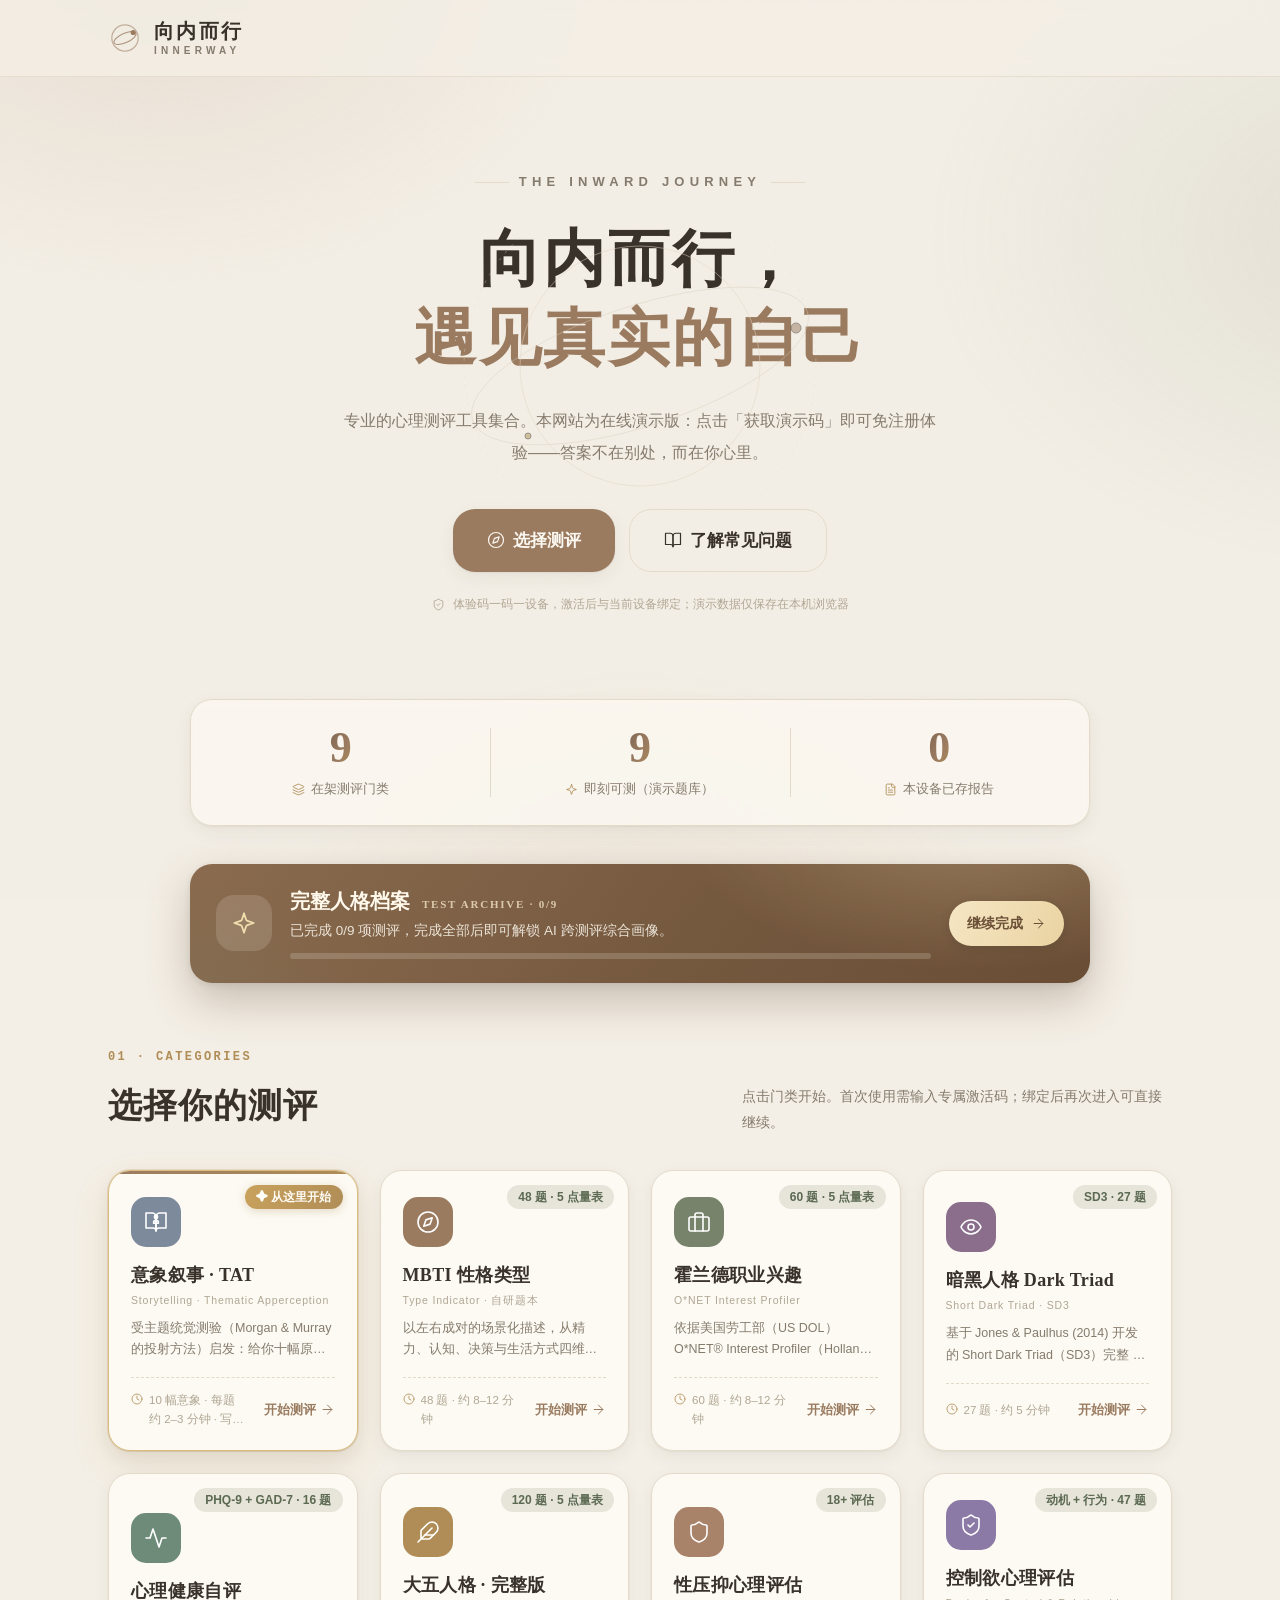
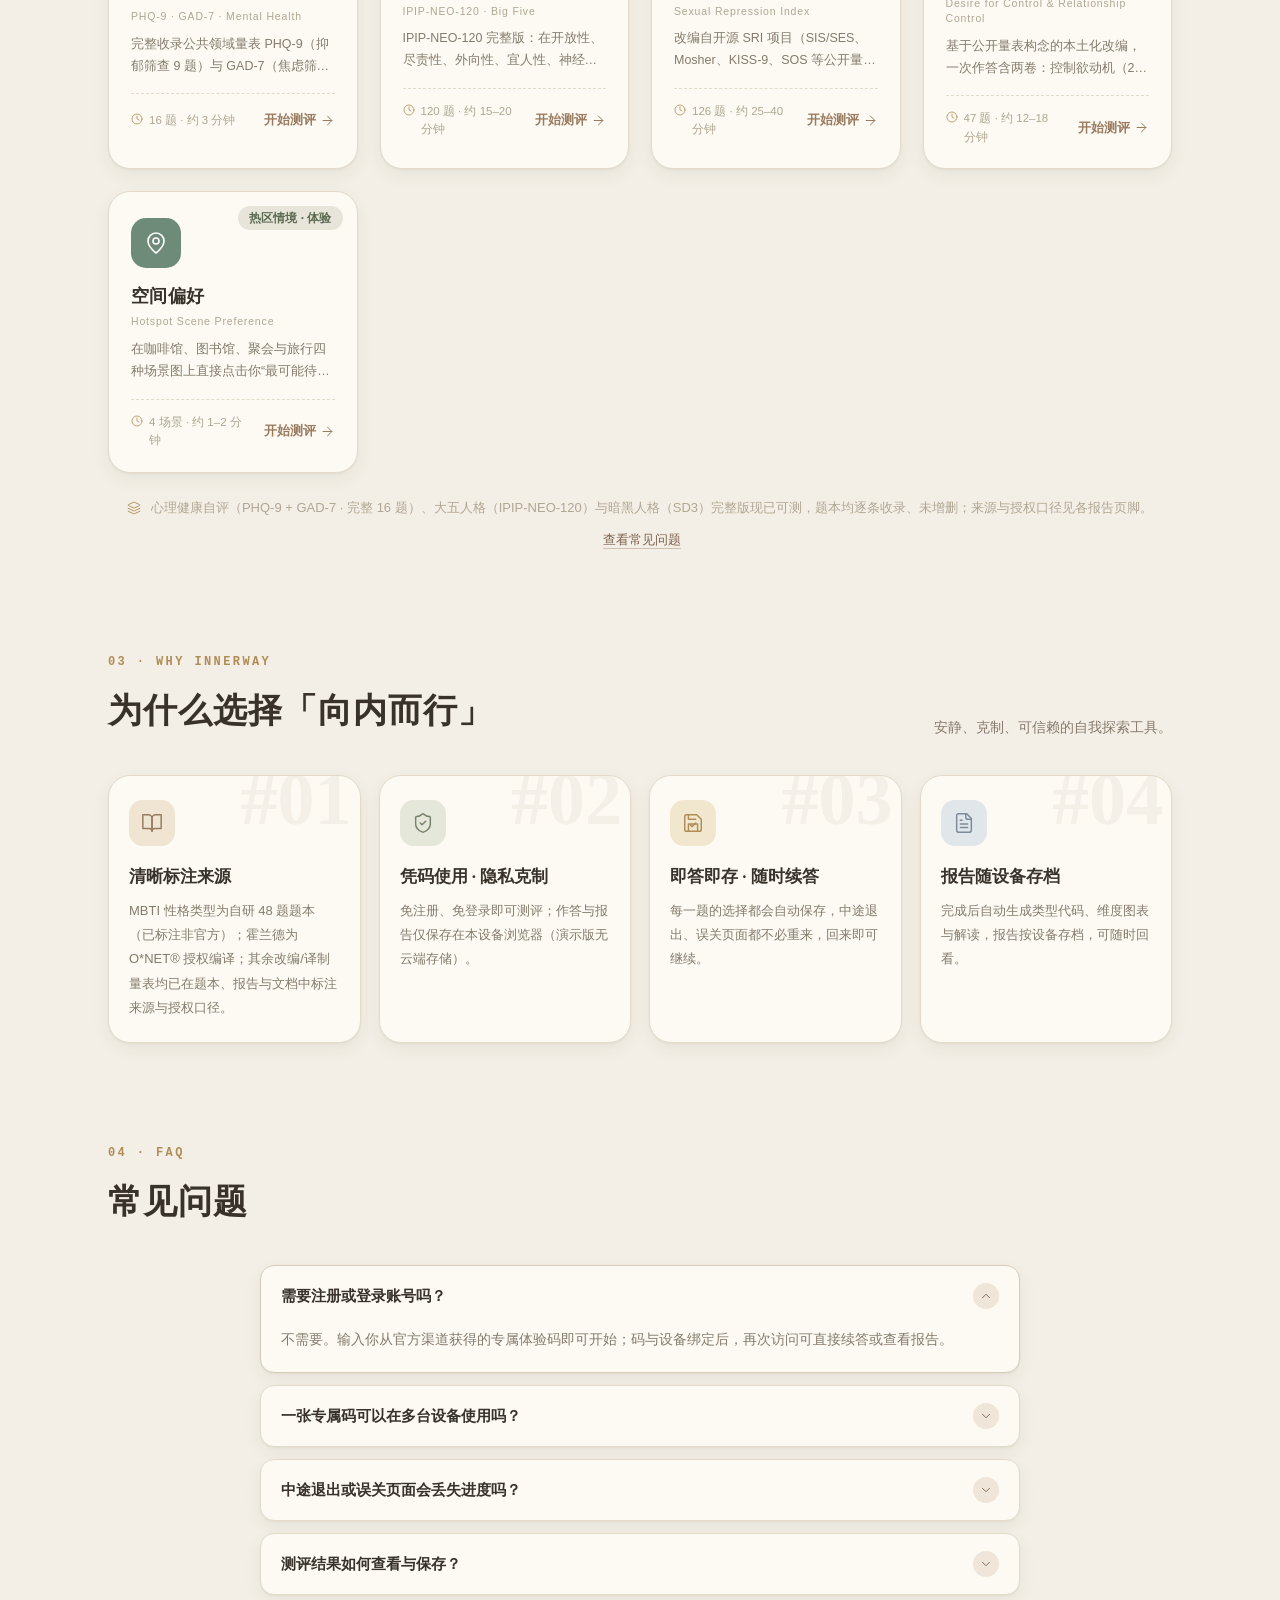
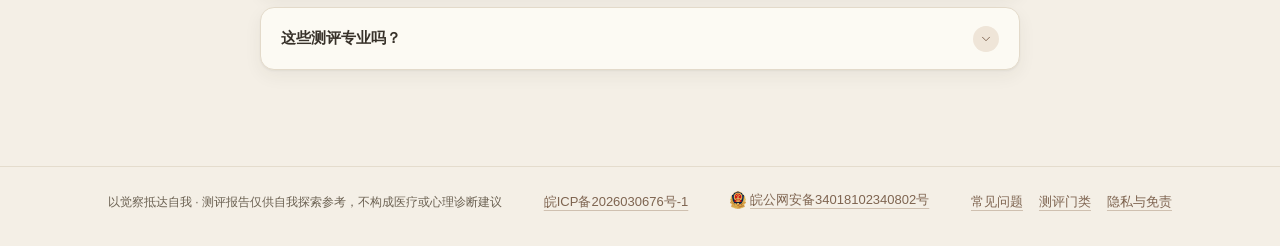
<file: index.html>
<!DOCTYPE html>
<html lang="zh-CN"><head>
<meta charset="UTF-8">
<meta name="viewport" content="width=device-width, initial-scale=1, viewport-fit=cover">
<title>向内而行 Innerway · 心理测评平台</title>
<meta name="description" content="向内而行 Innerway —— 沉静、内省、治愈的心理测评聚合平台。凭专属码免注册测评：MBTI 性格类型（自研题本）、职业兴趣、人格特质等。">
<link rel="icon" href="data:image/svg+xml,%3Csvg xmlns='http://www.w3.org/2000/svg' viewBox='0 0 32 32'%3E%3Ccircle cx='16' cy='16' r='13' fill='none' stroke='%239A7B60' stroke-width='1.6'/%3E%3Cellipse cx='16' cy='16' rx='12' ry='4.6' fill='none' stroke='%2377836B' stroke-width='1.3' transform='rotate(-24 16 16)'/%3E%3Ccircle cx='25.2' cy='9.6' r='2.6' fill='%239A7B60'/%3E%3C/svg%3E">
<link rel="stylesheet" href="css/styles.css?v=20260914b">
</head>
<body data-view="home">
<div id="bg-atmosphere" aria-hidden="true"></div>

<div id="app">
  <header class="shell-top" id="shellTop">
    <div class="wrap shell-top-in">
      <a class="brand" href="#/" data-nav-home="" aria-label="向内而行 Innerway 首页">
        <span class="brand-mark" aria-hidden="true">
          <svg viewBox="0 0 40 40" width="34" height="34" fill="none" stroke="currentColor">
            <circle cx="20" cy="20" r="15.5" stroke-width="1.5" opacity=".55"></circle>
            <ellipse cx="20" cy="20" rx="14" ry="5.4" stroke-width="1.2" opacity=".8" transform="rotate(-24 20 20)"></ellipse>
            <circle cx="29.6" cy="13.6" r="3" fill="currentColor" stroke="none"></circle>
          </svg>
        </span>
        <span class="brand-text">
          <span class="brand-name">向内而行</span>
          <span class="brand-en">INNERWAY</span>
        </span>
      </a>
      <div class="shell-top-right">
        <span class="save-state" id="saveState" hidden=""></span>
        <button type="button" class="btn btn-ghost btn-sm" id="btnHome" hidden="">
          <span data-icon="arrow-left" data-icon-done="1"><svg viewBox="0 0 24 24" fill="none" stroke="currentColor" stroke-width="1.6" stroke-linecap="round" stroke-linejoin="round" aria-hidden="true"><path d="M19 12H5"></path><path d="m12 19-7-7 7-7"></path></svg></span>返回主页
        </button>
      </div>
    </div>
  </header>

  <main id="stage"><section class="view active">
  <div class="page-loading"><span class="spinner"></span><span>正在加载…</span></div>
  <noscript><div style="padding:52px 20px;text-align:center;color:#6B6152;font-size:14px">本站需要启用 JavaScript 才能使用测评功能。</div></noscript>
</section></main>

  <footer class="shell-foot">
    <div class="wrap shell-foot-in">
      <p class="foot-note">以觉察抵达自我 · 测评报告仅供自我探索参考，不构成医疗或心理诊断建议</p>
      <p class="foot-note foot-beian"><a class="link-like" href="https://beian.miit.gov.cn/" target="_blank" rel="noopener noreferrer">皖ICP备2026030676号-1</a></p>
      <p class="foot-note foot-police"><a class="link-like" href="https://beian.mps.gov.cn/#/query/webSearch?code=34018102340802" target="_blank" rel="noopener noreferrer"><img class="beian-icon" src="assets/beian.png" alt="公安备案图标" width="16" height="17">皖公网安备34018102340802号</a></p>
      <div class="foot-meta">
        <a class="link-like" href="#faq">常见问题</a>
        <a class="link-like" href="#cats">测评门类</a>
        <button type="button" class="link-like" id="privacyBtn">隐私与免责</button>
        <button type="button" class="link-like" id="demoConsoleBtn">演示控制台</button>
      </div>
    </div>
  </footer>
</div>

<div id="modal-root"></div>
<div id="toast-root" aria-live="polite"></div>
<div id="demo-panel-root"></div>

<script src="js/config.js?v=20260912a"></script>
<script src="js/fp.js?v=20260908a"></script>
<script src="js/data.js?v=20260913c"></script>
<script src="js/data-mbti48.js?v=20260908a"></script>
<script src="js/content-mbti16.js?v=20260908a"></script>
<script src="js/data-repression.js?v=20260908a"></script>
<script src="js/data-control.js?v=20260913a"></script>
<script src="js/data-holland.js?v=20260908a"></script>
<script src="js/data-darktriad.js?v=20260908a"></script>
<script src="js/data-bigfive.js?v=20260908a"></script>
<script src="js/data-mhealth.js?v=20260908a"></script>
<script src="js/data-spatial.js?v=20260908a"></script>
<script src="js/data-tat.js?v=20260910a"></script>
<script src="js/server.js?v=20260908a"></script>
<script src="js/api.js?v=20260914a"></script>
<script src="js/engine.js?v=20260913a"></script>
<script src="js/charts.js?v=20260908a"></script>
<script src="js/icons.js?v=20260908a"></script>
<script src="js/ai.js?v=20260914a"></script>
<script src="js/app.js?v=20260914b"></script>



</body></html>
</file>
<file: css/styles.css>
/* ============================================================
   向内而行 Innerway · 设计令牌与样式系统
   Design Contract 见 docs/design-contract.md（工作区留档）
   ============================================================ */
:root{
  --bg:#F4EFE6; --surface:#FCFAF3; --surface-2:#EDE6D8; --border:#E3DACA;
  --ink:#38322A; --text-sub:#857B6D; --text-faint:#B0A694;
  --primary:#9A7B60; --primary-hover:#7E6450; --primary-soft:#EFE5D8;
  --sage:#77836B; --sage-soft:#E7E5DA;
  --danger:#B07A64; --danger-soft:#F3E3DB;
  --gold:#B08D57; --gold-soft:#F1E6CE;
  --shadow-sm:0 1px 2px rgba(56,50,42,.06),0 6px 18px rgba(56,50,42,.06);
  --shadow-md:0 2px 6px rgba(56,50,42,.07),0 16px 40px rgba(56,50,42,.10);
  --shadow-lg:0 4px 12px rgba(56,50,42,.08),0 28px 70px rgba(56,50,42,.16);
  --font-display:"Noto Serif CJK SC","Source Han Serif SC","Songti SC","STSong","SimSun",serif;
  --font-body:"Noto Sans CJK SC","Source Han Sans SC","PingFang SC","Microsoft YaHei UI","Microsoft YaHei",sans-serif;
  --font-mono:"Cascadia Code","SFMono-Regular",Consolas,"Liberation Mono",monospace;
  --r-sm:8px; --r-md:14px; --r-lg:22px;
  --sp:4px;
  --maxw:1120px;
  --head-h:76px;
  --ease:cubic-bezier(.25,.6,.25,1);
}
*{margin:0;padding:0;box-sizing:border-box}
[hidden]{display:none!important}
html{scroll-behavior:smooth;-webkit-text-size-adjust:100%}
body{
  font-family:var(--font-body);color:var(--ink);background:var(--bg);
  font-size:15px;line-height:1.75;min-height:100vh;overflow-x:hidden;
  -webkit-font-smoothing:antialiased;
}
/* 背景氛围：噪点 + 低饱和渐变 */
#bg-atmosphere{position:fixed;inset:0;z-index:-1;pointer-events:none;
  background:
   radial-gradient(720px 520px at 12% -4%, rgba(154,123,96,.14), transparent 62%),
   radial-gradient(760px 560px at 108% 26%, rgba(119,131,107,.13), transparent 60%),
   radial-gradient(640px 640px at 50% 118%, rgba(176,141,87,.10), transparent 62%);
}
#bg-atmosphere::after{content:"";position:absolute;inset:0;opacity:.5;mix-blend-mode:multiply;
  background-image:url("data:image/svg+xml,%3Csvg xmlns='http://www.w3.org/2000/svg' width='140' height='140'%3E%3Cfilter id='n'%3E%3CfeTurbulence type='fractalNoise' baseFrequency='.9' numOctaves='2'/%3E%3CfeColorMatrix values='0 0 0 0 .42 0 0 0 0 .38 0 0 0 0 .31 0 0 0 .045 0'/%3E%3C/filter%3E%3Crect width='140' height='140' filter='url(%23n)'/%3E%3C/svg%3E");
}
a{color:inherit;text-decoration:none}
button{font-family:inherit;font-size:inherit;cursor:pointer;border:none;background:none;color:inherit}
img,svg{display:block}
::selection{background:var(--primary-soft);color:var(--ink)}
.wrap{max-width:var(--maxw);margin:0 auto;padding:0 28px}
@media(max-width:640px){.wrap{padding:0 18px}}

/* ---------- Shell：顶部 ---------- */
.shell-top{position:sticky;top:0;z-index:60;
  background:rgba(244,239,230,.78);backdrop-filter:blur(10px);-webkit-backdrop-filter:blur(10px);
  border-bottom:1px solid rgba(227,218,202,.8)}
.shell-top-in{height:var(--head-h);display:flex;align-items:center;justify-content:space-between;gap:16px}
.brand{display:flex;align-items:center;gap:12px;color:var(--ink)}
.brand-mark{color:var(--primary);display:grid;place-items:center}
.brand-text{display:flex;flex-direction:column;line-height:1.15}
.brand-name{font-family:var(--font-display);font-size:20px;font-weight:700;letter-spacing:.12em}
.brand-en{font-size:10px;letter-spacing:.42em;color:var(--text-sub);font-weight:600;margin-top:2px}
.shell-top-right{display:flex;align-items:center;gap:12px}
.save-state{font-size:12px;color:var(--sage);display:inline-flex;align-items:center;gap:6px}
.save-state svg{width:13px;height:13px}

/* ---------- 通用组件：按钮 / 标签 / 输入 ---------- */
.btn{display:inline-flex;align-items:center;justify-content:center;gap:8px;
  border-radius:var(--r-md);padding:12px 22px;font-size:15px;font-weight:600;
  transition:transform .25s var(--ease),box-shadow .25s var(--ease),background .25s var(--ease),color .25s var(--ease),border-color .25s var(--ease);
  user-select:none;white-space:nowrap}
.btn:active{transform:translateY(1px)}
.btn svg{width:18px;height:18px}
.btn-primary{background:var(--primary);color:#FBF8F1;box-shadow:var(--shadow-sm)}
.btn-primary:hover{background:var(--primary-hover);transform:translateY(-1px);box-shadow:var(--shadow-md)}
.btn-ghost{background:transparent;border:1px solid var(--border);color:var(--ink)}
.btn-ghost:hover{border-color:var(--primary);color:var(--primary);background:rgba(154,123,96,.05)}
.btn-soft{background:var(--primary-soft);color:var(--primary-hover)}
.btn-soft:hover{background:#E7D9C7}
.btn-sm{padding:8px 16px;font-size:13px;border-radius:10px}
.btn-lg{padding:16px 34px;font-size:17px;border-radius:var(--r-lg)}
.btn-block{width:100%}
.btn-early{display:flex;align-items:center;justify-content:center;gap:8px;width:100%;max-width:560px;margin:0 auto;
  font-family:var(--font-body);font-weight:700;font-size:14.5px;line-height:1.5;color:#FFF;cursor:pointer;
  background:linear-gradient(120deg,#B08D57,#8C6B48);border:none;border-radius:99px;padding:13px 24px;
  box-shadow:0 3px 12px rgba(140,107,72,.26);transition:transform .2s var(--ease),box-shadow .2s var(--ease),filter .2s}
.btn-early:hover{transform:translateY(-1px);box-shadow:0 6px 18px rgba(140,107,72,.34);filter:brightness(1.04)}
.btn-early:active{transform:translateY(0)}
.btn-early:disabled{opacity:.55;cursor:default;transform:none;box-shadow:none}
.btn-early svg{width:17px;height:17px;flex:none}
.btn-early-note{max-width:560px;margin:10px auto 0;font-size:12.5px;line-height:1.75;color:var(--text-sub);
  background:var(--gold-soft);border-radius:12px;padding:7px 16px;display:inline-block}
.btn[disabled]{opacity:.45;pointer-events:none}
.link-like{color:var(--primary-hover);font-size:13px;text-decoration:underline;text-underline-offset:4px;text-decoration-color:rgba(154,123,96,.4)}
.link-like:hover{color:#5F4A36}
.tag{display:inline-flex;align-items:center;gap:5px;font-size:12px;font-weight:600;
  padding:3px 11px;border-radius:999px;line-height:1.5}
.tag-sage{background:var(--sage-soft);color:#5C6A52}
.tag-gold{background:linear-gradient(120deg,#C9A25C,#B08D57);color:#FFFDF7;
  box-shadow:0 2px 10px rgba(176,141,87,.30)}
.tag-danger{background:var(--danger-soft);color:#93563F}
.tag-ghost{background:transparent;border:1px solid var(--border);color:var(--text-sub)}
.tag svg{width:12px;height:12px}
.input{width:100%;border:1px solid var(--border);background:#FFFDF7;border-radius:var(--r-md);
  padding:14px 16px;font-size:15px;font-family:var(--font-mono);letter-spacing:.06em;color:var(--ink);
  transition:border-color .25s var(--ease),box-shadow .25s var(--ease)}
.input::placeholder{font-family:var(--font-body);letter-spacing:0;color:var(--text-faint)}
.input:focus{outline:none;border-color:var(--primary);box-shadow:0 0 0 4px rgba(154,123,96,.14)}
.input.err{border-color:var(--danger);box-shadow:0 0 0 4px rgba(176,122,100,.14)}
.label{display:block;font-size:13px;color:var(--text-sub);margin-bottom:8px;font-weight:600}
.field-err{color:var(--danger);font-size:13px;margin-top:8px;min-height:18px;display:flex;align-items:center;gap:6px}
.field-err svg{width:14px;height:14px}

/* ---------- Toast ---------- */
#toast-root{position:fixed;top:calc(var(--head-h) + 16px);left:50%;transform:translateX(-50%);
  z-index:120;display:flex;flex-direction:column;gap:10px;align-items:center;pointer-events:none;width:min(92vw,460px)}
.toast{display:flex;align-items:center;gap:10px;background:#FFFDF7;color:var(--ink);
  border:1px solid var(--border);border-radius:14px;padding:12px 18px;font-size:14px;
  box-shadow:var(--shadow-md);animation:toast-in .4s var(--ease);max-width:100%}
.toast svg{width:17px;height:17px;flex:none}
.toast-ok svg{color:var(--sage)} .toast-err svg{color:var(--danger)}
.toast-leave{animation:toast-out .3s var(--ease) forwards}
@keyframes toast-in{from{opacity:0;transform:translateY(-14px)}to{opacity:1;transform:translateY(0)}}
@keyframes toast-out{to{opacity:0;transform:translateY(-12px)}}

/* ---------- 视图过渡 ---------- */
.view{display:none}
.view.active{display:block;animation:view-in .55s var(--ease)}
@keyframes view-in{from{opacity:0;transform:translateY(14px)}to{opacity:1;transform:translateY(0)}}
.stagger>*{animation:rise .6s var(--ease) both}
.stagger>*:nth-child(1){animation-delay:.02s}.stagger>*:nth-child(2){animation-delay:.09s}
.stagger>*:nth-child(3){animation-delay:.16s}.stagger>*:nth-child(4){animation-delay:.23s}
.stagger>*:nth-child(5){animation-delay:.30s}.stagger>*:nth-child(6){animation-delay:.37s}
.stagger>*:nth-child(7){animation-delay:.44s}.stagger>*:nth-child(8){animation-delay:.51s}
@keyframes rise{from{opacity:0;transform:translateY(18px)}to{opacity:1;transform:translateY(0)}}

/* ---------- 首页 Hero ---------- */
.hero{position:relative;padding:88px 0 40px;text-align:center}
.hero-orbit{position:absolute;inset:0;display:grid;place-items:center;pointer-events:none}
.hero-orbit svg{width:min(560px,86vw);height:auto;opacity:.5}
.hero-kicker{display:inline-flex;align-items:center;gap:10px;color:var(--text-sub);font-size:13px;
  letter-spacing:.4em;font-weight:600;margin-bottom:26px}
.hero-kicker::before,.hero-kicker::after{content:"";width:34px;height:1px;background:var(--border)}
.hero h1{font-family:var(--font-display);font-weight:700;font-size:clamp(38px,6vw,62px);
  line-height:1.28;letter-spacing:.04em;margin-bottom:26px}
.hero h1 em{font-style:normal;color:var(--primary)}
.hero-sub{max-width:600px;margin:0 auto 40px;color:var(--text-sub);font-size:16px;line-height:2}
.hero-cta{display:flex;gap:14px;justify-content:center;flex-wrap:wrap}
.hero-note{margin-top:22px;color:var(--text-faint);font-size:12px;display:flex;justify-content:center;gap:8px;align-items:center}
.hero-note svg{width:13px;height:13px}

/* 继续测评横幅 */
.continue-bar{max-width:760px;margin:34px auto 0;display:none}
.continue-bar.show{display:block}
.continue-card{display:flex;align-items:center;gap:16px;background:linear-gradient(120deg,#F7EFE2,#F2EBDB);
  border:1px solid #E8DCC6;border-radius:var(--r-lg);padding:18px 22px;box-shadow:var(--shadow-sm);
  animation:rise .6s var(--ease) both .05s}
.continue-card + .continue-card{margin-top:12px}
.continue-ico{width:44px;height:44px;border-radius:50%;background:var(--gold-soft);color:var(--gold);
  display:grid;place-items:center;flex:none}
.continue-ico svg{width:21px;height:21px}
.continue-body{flex:1;min-width:0}
.continue-title{font-size:15px;font-weight:700}
.continue-desc{font-size:12.5px;color:var(--text-sub);margin-top:2px}

/* ---------- 门类选择 ---------- */
.section{padding:64px 0 36px}
.section-head{display:flex;align-items:flex-end;justify-content:space-between;gap:16px;margin-bottom:34px}
.sec-no{font-family:var(--font-mono);font-size:12px;color:var(--gold);letter-spacing:.2em;font-weight:700;display:block;margin-bottom:8px}
.sec-title{font-family:var(--font-display);font-size:clamp(24px,3.4vw,34px);font-weight:700;letter-spacing:.03em}
.sec-sub{color:var(--text-sub);font-size:14px;max-width:430px;line-height:1.9;margin-top:8px}
.cat-grid{display:grid;grid-template-columns:repeat(4,1fr);gap:22px}
.cat-card{position:relative;background:var(--surface);border:1px solid var(--border);border-radius:var(--r-lg);
  padding:26px 22px 22px;text-align:left;transition:transform .3s var(--ease),box-shadow .3s var(--ease),border-color .3s var(--ease);
  overflow:hidden;box-shadow:var(--shadow-sm)}
.cat-card::before{content:"";position:absolute;inset:0 0 auto 0;height:3px;opacity:0;transition:opacity .3s;
  background:linear-gradient(90deg,var(--primary),var(--gold))}
.cat-card:hover{transform:translateY(-5px);box-shadow:var(--shadow-md);border-color:#D8CCB8}
.cat-card:hover::before{opacity:1}
.cat-card.locked{opacity:.62;filter:saturate(.7)}
.cat-card.locked:hover{transform:none;box-shadow:var(--shadow-sm)}
.cat-ico{width:50px;height:50px;border-radius:15px;display:grid;place-items:center;margin-bottom:16px;color:#fff}
.cat-ico svg{width:24px;height:24px}
.cat-name{display:block;font-family:var(--font-display);font-size:18px;font-weight:700;letter-spacing:.02em;line-height:1.4}
.cat-en{display:block;font-size:10.5px;letter-spacing:.08em;color:var(--text-faint);font-weight:500;margin-top:5px;text-transform:none;line-height:1.4}
.cat-desc{display:-webkit-box;-webkit-line-clamp:2;-webkit-box-orient:vertical;overflow:hidden;
  font-size:12.5px;color:var(--text-sub);margin-top:10px;line-height:1.75;min-height:0}
.cat-foot{display:flex;align-items:center;justify-content:space-between;gap:10px;margin-top:16px;padding-top:13px;border-top:1px dashed var(--border)}
.cat-meta{min-width:0;flex:1;display:flex;align-items:flex-start;gap:6px;font-size:11.5px;line-height:1.6;color:var(--text-faint)}
.cat-meta svg{width:12px;height:12px;flex:0 0 auto;margin-top:2px;color:var(--gold)}
.cat-meta-t{display:-webkit-box;-webkit-line-clamp:2;-webkit-box-orient:vertical;overflow:hidden;min-width:0}
.cat-go{flex:0 0 auto;white-space:nowrap;color:var(--primary);font-size:13px;font-weight:700;display:inline-flex;align-items:center;gap:4px;padding:4px 0 4px 8px}
.cat-go svg{width:15px;height:15px;transition:transform .25s var(--ease)}
.cat-card:hover .cat-go svg{transform:translateX(3px)}
.cat-badge{position:absolute;top:14px;right:14px;max-width:60%;overflow:hidden;text-overflow:ellipsis;white-space:nowrap}
/* 首推门类：金色描边 + 顶部渐变条常亮 */
.cat-card.featured{border-color:#D9BC82;box-shadow:var(--shadow-sm),0 0 0 1px rgba(201,162,92,.24),0 16px 36px rgba(176,141,87,.16)}
.cat-card.featured::before{opacity:1}
.cat-card.featured:hover{border-color:#C9A25C;box-shadow:var(--shadow-md),0 0 0 1px rgba(201,162,92,.30)}

/* 完整人格档案入口条（首页）：深色横幅，与浅色页面形成对比 */
.profile-strip{position:relative;display:flex;align-items:center;gap:18px;max-width:900px;margin:38px auto 0;padding:24px 26px;
  border-radius:22px;overflow:hidden;text-decoration:none;color:#FBF7EE;
  background:linear-gradient(125deg,#8A6B4F 0%,#75593F 56%,#694D35 100%);
  box-shadow:0 2px 6px rgba(56,50,42,.10),0 18px 44px rgba(96,74,53,.30);
  transition:transform .3s var(--ease),box-shadow .3s var(--ease)}
.profile-strip::before{content:"";position:absolute;inset:0;pointer-events:none;
  background:radial-gradient(430px 210px at 88% -34%, rgba(240,214,166,.30), transparent 70%),
             radial-gradient(320px 190px at -6% 124%, rgba(119,131,107,.24), transparent 70%)}
.profile-strip:hover{transform:translateY(-2px);box-shadow:0 4px 10px rgba(56,50,42,.12),0 26px 58px rgba(96,74,53,.36)}
.profile-ico{position:relative;width:56px;height:56px;border-radius:18px;display:grid;place-items:center;flex:0 0 auto;
  background:rgba(250,244,230,.15);color:#F2DFAF}
.profile-ico svg{width:26px;height:26px}
.profile-body{position:relative;flex:1;min-width:0}
.profile-title{display:flex;align-items:baseline;gap:12px;font-family:var(--font-display);font-weight:700;font-size:20px;line-height:1.35;color:#FFF9EC}
.profile-en{font-size:11px;letter-spacing:.16em;color:rgba(247,232,204,.78);font-weight:600}
.profile-sub{display:block;font-size:13.5px;color:rgba(251,246,236,.88);margin-top:5px;line-height:1.6}
.profile-progress{display:block;height:6px;border-radius:99px;background:rgba(250,244,230,.18);overflow:hidden;margin-top:12px}
.profile-fill{display:block;height:100%;border-radius:99px;background:linear-gradient(90deg,#D9B36A,#F0D6A6);
  box-shadow:0 0 10px rgba(240,214,166,.55);transition:width .6s var(--ease)}
.profile-cta{position:relative;display:inline-flex;align-items:center;gap:8px;flex:0 0 auto;white-space:nowrap;
  font-size:14px;font-weight:700;color:#6B4F37;border-radius:99px;padding:10px 18px;
  background:linear-gradient(120deg,#F5E6C4,#EAD3A2);box-shadow:0 2px 8px rgba(56,50,42,.20);
  transition:transform .25s var(--ease)}
.profile-cta svg{width:15px;height:15px;transition:transform .25s var(--ease)}
.profile-strip:hover .profile-cta{transform:translateX(2px)}
.profile-strip:hover .profile-cta svg{transform:translateX(3px)}

/* 测试档案页 */
.arch-wrap{padding-top:6px}
.arch-overview{display:flex;align-items:center;gap:30px;margin:22px 0 10px;padding:22px 26px;
  background:linear-gradient(120deg,#F7F3EA,#EFE9DB);border:1px solid #D8CCB8;border-radius:18px}
.arch-count{display:flex;flex-direction:column;align-items:center;flex:0 0 auto;min-width:96px}
.arch-num{font-family:var(--font-display);font-size:34px;font-weight:700;color:var(--primary);line-height:1}
.arch-num em{font-style:normal;font-size:17px;color:var(--text-faint);font-weight:600}
.arch-count-label{font-size:11px;letter-spacing:.12em;color:var(--text-faint);margin-top:7px}
.arch-meta{flex:1;min-width:0}
.arch-meta-title{font-size:14px;font-weight:600}
.arch-track{height:8px;background:#E7DFCF;border-radius:99px;overflow:hidden;margin:12px 0 9px}
.arch-fill{display:block;height:100%;border-radius:99px;background:linear-gradient(90deg,var(--primary),var(--gold));transition:width .5s var(--ease)}
.arch-meta-sub{font-size:12.5px;color:var(--text-sub);line-height:1.7}
.arch-rows{display:flex;flex-direction:column;gap:10px;margin:22px 0}
.pf-row{display:flex;align-items:center;gap:14px;padding:13px 16px;background:var(--surface);
  border:1px solid var(--border);border-radius:14px;transition:box-shadow .25s var(--ease)}
.pf-row:hover{box-shadow:var(--shadow-sm)}
.pf-ico{width:40px;height:40px;border-radius:12px;display:grid;place-items:center;color:#fff;flex:0 0 auto}
.pf-ico svg{width:20px;height:20px}
.pf-txt{flex:1;min-width:0;display:flex;flex-direction:column}
.pf-name{font-size:14.5px;font-weight:600}
.pf-en{font-size:10.5px;letter-spacing:.06em;color:var(--text-faint);margin-top:2px}
.arch-link{display:inline-flex;align-items:center;gap:8px;border:1px solid var(--border);background:var(--surface);
  border-radius:99px;padding:6px 6px 6px 14px;cursor:pointer;transition:border-color .2s,box-shadow .2s}
.arch-link:hover{border-color:#D8CCB8;box-shadow:var(--shadow-sm)}
.arch-code{font-family:var(--font-display);font-size:14px;font-weight:700;color:var(--primary)}
.arch-open{display:grid;place-items:center;width:22px;height:22px;border-radius:50%;background:var(--primary-soft);color:var(--primary)}
.arch-open svg{width:13px;height:13px}
.arch-tag{font-size:11px;letter-spacing:.04em}
.arch-ai-block{margin-top:6px}
.arch-ai-intro{font-size:13.5px;color:var(--text-sub);line-height:1.95}
.arch-locked{display:flex;gap:16px;align-items:flex-start;padding:18px 6px 6px}
.arch-lock-ico{width:46px;height:46px;border-radius:14px;display:grid;place-items:center;background:#E4E7D9;color:#5C6A52;flex:0 0 auto}
.arch-lock-ico svg{width:22px;height:22px}
.arch-lock-title{font-size:15px;font-weight:700}
.arch-lock-text{font-size:13px;color:var(--text-sub);line-height:1.85;margin-top:5px;max-width:640px}
@media (max-width:640px){
  .arch-overview{flex-direction:column;align-items:flex-start;gap:16px;padding:20px}
  .arch-count{flex-direction:row;align-items:baseline;gap:10px;min-width:0}
  .profile-cta{display:none}
  .profile-strip{gap:14px;padding:18px;margin-top:28px;border-radius:18px}
  .profile-ico{width:46px;height:46px;border-radius:14px}
  .profile-ico svg{width:22px;height:22px}
  .profile-title{font-size:17.5px;gap:9px}
  .profile-sub{font-size:12.5px}
  .profile-progress{margin-top:10px;height:5px}
}

/* 往期报告 */
.report-grid{display:grid;grid-template-columns:repeat(2,1fr);gap:16px}
.report-card{display:flex;align-items:center;gap:14px;background:var(--surface);border:1px solid var(--border);
  border-radius:var(--r-md);padding:14px 16px;transition:box-shadow .25s var(--ease),transform .25s var(--ease)}
.report-card:hover{box-shadow:var(--shadow-sm);transform:translateY(-2px)}
.report-type{font-family:var(--font-display);font-size:20px;font-weight:700;color:var(--primary);
  min-width:52px;text-align:center}
.report-info{flex:1;min-width:0}
.report-name{font-size:14px;font-weight:600}
.report-date{font-size:12px;color:var(--text-faint);margin-top:1px}
.report-open{color:var(--text-sub)}

/* ---------- 答题视图 ---------- */
.quiz-page{max-width:720px;margin:0 auto;padding:40px 0 84px}
.quiz-top{display:flex;align-items:center;justify-content:space-between;gap:12px;margin-bottom:16px}
.quiz-cat{display:inline-flex;align-items:center;gap:8px;font-size:13px;font-weight:600;color:var(--primary-hover)}
.quiz-cat svg{width:15px;height:15px}
.quiz-count{font-family:var(--font-mono);font-size:13px;color:var(--text-sub)}
.progress-track{height:4px;background:#E7DFCF;border-radius:99px;overflow:hidden;margin-bottom:30px}
.progress-fill{height:100%;border-radius:99px;background:linear-gradient(90deg,var(--primary),var(--gold));
  transition:width .45s var(--ease)}
.quiz-card{background:var(--surface);border:1px solid var(--border);border-radius:var(--r-lg);
  padding:clamp(24px,4.4vw,44px);box-shadow:var(--shadow-md);position:relative;overflow:hidden}
.quiz-card::after{content:"";position:absolute;top:0;left:0;right:0;height:3px;
  background:linear-gradient(90deg,var(--primary),transparent 70%)}
.q-index{font-family:var(--font-mono);font-size:12px;letter-spacing:.18em;color:#8A6B33;font-weight:700;margin-bottom:12px}
.q-text{font-family:var(--font-display);font-size:clamp(19px,2.6vw,24px);font-weight:700;line-height:1.6;margin-bottom:28px;letter-spacing:.01em}
.q-opts{display:flex;flex-direction:column;gap:12px}
.q-opt{display:flex;gap:14px;align-items:flex-start;text-align:left;width:100%;
  border:1px solid var(--border);border-radius:var(--r-md);padding:16px 18px;background:#FFFDF8;
  transition:border-color .22s var(--ease),background .22s var(--ease),transform .22s var(--ease)}
.q-opt:hover{border-color:#CBBDA6;transform:translateX(3px)}
.q-opt.sel{border-color:var(--primary);background:var(--primary-soft)}
.q-radio{width:20px;height:20px;border-radius:50%;border:1.6px solid #C6BBA6;flex:none;margin-top:3px;
  display:grid;place-items:center;transition:border-color .2s,background .2s}
.q-opt.sel .q-radio{border-color:var(--primary);background:var(--primary)}
.q-radio::after{content:"";width:7px;height:7px;border-radius:50%;background:#fff;transform:scale(0);transition:transform .2s var(--ease)}
.q-opt.sel .q-radio::after{transform:scale(1)}
.q-opt-letter{font-family:var(--font-mono);font-size:13px;font-weight:700;color:var(--text-faint);margin-top:1px;display:block}
.q-opt.sel .q-opt-letter{color:var(--primary)}
.q-opt-text{font-size:15px;line-height:1.7;display:block}
.quiz-nav{display:flex;align-items:center;justify-content:space-between;margin-top:26px;gap:12px}
.quiz-nav-spacer{flex:1}
.quiz-hint{font-size:12px;color:var(--text-faint);display:flex;align-items:center;gap:6px;justify-content:center;margin-top:20px}
.quiz-hint svg{width:13px;height:13px}
.saving-ind{font-size:12px;color:var(--text-faint);display:inline-flex;align-items:center;gap:5px}
.saving-ind svg{width:13px;height:13px}

/* 弹窗 */
.modal-mask{position:fixed;inset:0;z-index:140;background:rgba(46,40,32,.42);
  backdrop-filter:blur(6px);-webkit-backdrop-filter:blur(6px);
  display:flex;align-items:center;justify-content:center;padding:20px;
  animation:fade-in .3s var(--ease)}
@keyframes fade-in{from{opacity:0}to{opacity:1}}
.modal{background:var(--surface);border-radius:var(--r-lg);box-shadow:var(--shadow-lg);
  width:min(480px,100%);max-height:88vh;overflow:auto;position:relative;
  animation:modal-in .38s var(--ease)}
.modal::before{content:"";position:absolute;top:0;left:0;right:0;height:3px;
  background:linear-gradient(90deg,var(--primary),var(--gold) 55%,var(--sage))}
@keyframes modal-in{from{opacity:0;transform:translateY(22px) scale(.98)}to{opacity:1;transform:none}}
.modal-head{display:flex;align-items:flex-start;justify-content:space-between;gap:12px;padding:26px 28px 0}
.modal-x{width:32px;height:32px;border-radius:50%;display:grid;place-items:center;color:var(--text-sub);
  transition:background .2s,color .2s;flex:none}
.modal-x:hover{background:var(--primary-soft);color:var(--primary-hover)}
.modal-x svg{width:17px;height:17px}
.modal-body{padding:20px 28px 28px}
.modal-title{font-family:var(--font-display);font-size:22px;font-weight:700;letter-spacing:.02em}
.modal-sub{color:var(--text-sub);font-size:13.5px;margin-top:6px;line-height:1.8}
.code-input-wrap{position:relative;margin-top:6px}
.code-input-wrap svg{position:absolute;left:16px;top:50%;transform:translateY(-50%);width:17px;height:17px;color:var(--text-faint);pointer-events:none}
.code-input-wrap .input{padding-left:44px;text-transform:uppercase}
.code-demo{display:flex;align-items:center;justify-content:space-between;gap:10px;margin-top:14px;
  background:var(--sage-soft);border-radius:var(--r-sm);padding:10px 14px;font-size:12.5px;color:#5C6A52}
.code-demo b{font-family:var(--font-mono)}
.modal-actions{margin-top:20px;display:flex;flex-direction:column;gap:10px}
.bound-hint{display:flex;align-items:center;gap:10px;background:var(--gold-soft);color:#8A6B33;
  border-radius:var(--r-md);padding:12px 16px;font-size:13.5px;margin-top:6px}
.bound-hint svg{width:18px;height:18px;flex:none}

/* 专属码「卡片内联展开」面板（已弃用：改为单弹窗串联） */

/* 门类介绍弹窗 */
.modal-intro{width:min(600px,100%)}
.ci-head{display:flex;align-items:flex-start;gap:14px;flex:1;min-width:0}
.ci-ico{width:54px;height:54px;border-radius:16px;display:grid;place-items:center;color:#fff;flex:0 0 auto;box-shadow:var(--shadow-sm)}
.ci-ico svg{width:26px;height:26px}
.ci-head .modal-sub{margin-top:3px}
.ci-chips{display:flex;flex-wrap:wrap;gap:8px;margin-top:6px}
.ci-chip{display:inline-flex;align-items:center;gap:6px;font-size:12px;font-weight:600;color:#6E5F4B;
  background:#F3ECDD;border:1px solid #E4D9C2;border-radius:99px;padding:5px 12px;line-height:1.5}
.ci-chip svg{width:12px;height:12px;color:var(--gold)}
.ci-desc{font-size:14px;color:var(--ink);line-height:2;margin-top:16px}
.ci-note{display:flex;gap:9px;align-items:flex-start;font-size:12.5px;color:var(--text-sub);
  background:#F6F1E6;border:1px dashed var(--border);border-radius:12px;padding:11px 13px;margin-top:16px;line-height:1.75}
.ci-note svg{width:15px;height:15px;flex:0 0 auto;color:var(--sage);margin-top:2px}
/* 使用须知：门类介绍弹窗（激活/购买前告知） */
.ci-notice{margin-top:14px;border:1px solid var(--border);border-radius:12px;background:#FFFDF8;padding:13px 15px}
.ci-notice-title{display:flex;align-items:center;gap:7px;font-family:var(--font-display);font-weight:700;font-size:13px;color:var(--ink)}
.ci-notice-title svg{width:14px;height:14px;color:var(--gold)}
.ci-notice-list{list-style:none;margin:9px 0 0;padding:0;display:flex;flex-direction:column;gap:7px}
.ci-notice-list li{position:relative;padding-left:14px;font-size:12.5px;color:var(--text-sub);line-height:1.8}
.ci-notice-list li::before{content:'';position:absolute;left:0;top:9px;width:5px;height:5px;border-radius:50%;background:var(--sage)}
.ci-notice-list b{color:var(--ink)}
/* 专属码弹窗：一行使用须知提示 */
.code-notice{display:flex;gap:8px;align-items:flex-start;margin-top:12px;font-size:12px;line-height:1.75;color:var(--text-sub)}
.code-notice svg{width:13px;height:13px;flex:0 0 auto;color:var(--sage);margin-top:3px}
.code-notice b{color:var(--ink)}
.code-loading{display:flex;align-items:center;justify-content:center;gap:10px;padding:18px 0;color:var(--text-sub);font-size:14px}
.spinner{width:18px;height:18px;border-radius:50%;border:2px solid var(--border);border-top-color:var(--primary);animation:spin .8s linear infinite}
@keyframes spin{to{transform:rotate(360deg)}}

/* ---------- 结果视图 ---------- */
.result-hero{padding:30px 0 6px;text-align:center}
.result-badge{display:inline-flex;align-items:center;gap:8px;color:var(--sage);font-size:13px;
  letter-spacing:.22em;font-weight:700;margin-bottom:18px}
.result-badge svg{width:15px;height:15px}
.result-type-wrap{display:flex;flex-direction:column;align-items:center;gap:14px;margin-bottom:6px}
.result-type{font-family:var(--font-display);font-size:clamp(52px,9vw,84px);font-weight:700;
  letter-spacing:.1em;line-height:1.1;
  background:linear-gradient(120deg,var(--primary-hover),var(--primary) 45%,var(--gold));
  -webkit-background-clip:text;background-clip:text;color:transparent}
.result-type-name{font-family:var(--font-display);font-size:clamp(19px,3vw,25px);font-weight:700}
.result-type-sub{color:var(--text-sub);font-size:14px;max-width:560px;line-height:1.9}
.chart-cards{display:grid;grid-template-columns:1fr 1fr;gap:22px;margin-top:40px}
.chart-card{background:var(--surface);border:1px solid var(--border);border-radius:var(--r-lg);
  padding:26px;box-shadow:var(--shadow-sm)}
.chart-title{font-family:var(--font-display);font-size:17px;font-weight:700;margin-bottom:4px}
.chart-sub{font-size:12.5px;color:var(--text-faint);margin-bottom:18px}
.read-block{background:var(--surface);border:1px solid var(--border);border-radius:var(--r-lg);
  padding:clamp(22px,3.6vw,36px);box-shadow:var(--shadow-sm);margin-top:22px}
.read-sec{margin-bottom:26px}
.read-sec:last-child{margin-bottom:0}
.read-sec-head{display:flex;align-items:center;gap:10px;margin-bottom:12px}
.read-sec-ico{width:34px;height:34px;border-radius:10px;display:grid;place-items:center;flex:none}
.read-sec-ico svg{width:17px;height:17px}
.read-sec-title{font-family:var(--font-display);font-size:17px;font-weight:700}
.read-sec-list{list-style:none;display:flex;flex-direction:column;gap:9px;padding-left:44px}
.read-sec-list li{position:relative;font-size:14.5px;color:#4C463C;line-height:1.85;padding-left:6px}
.read-sec-list li::before{content:"";position:absolute;left:-13px;top:.86em;width:5px;height:5px;border-radius:50%;
  background:var(--gold)}
.result-actions{display:flex;gap:12px;justify-content:center;flex-wrap:wrap;margin-top:34px;padding-bottom:20px}
.result-note{margin-top:18px;text-align:center}
/* AI 解读：警示引用块（渲染 “> ” 引用行时使用） */
.ai-quote{display:flex;gap:9px;align-items:flex-start;background:#F3E3DB;border:1px solid #EBCFC3;
  border-radius:var(--r-md);padding:11px 14px;margin:10px 0;font-size:13px;line-height:1.8;color:#6B3A2D}
.ai-quote>span{flex:none;font-size:13px}
.ai-quote>div{flex:1;min-width:0}
/* AI 解读：卡片内子标题（### 渲染为小标题，不再拆成新卡片） */
.ai-sub{font-family:var(--font-display);font-weight:700;font-size:14.5px;color:var(--ink);
  margin:16px 0 6px;padding-left:11px;border-left:3px solid var(--gold);line-height:1.7}
.ai-sub:first-child{margin-top:2px}
/* AI 解读：「说明与免责」与解读正文区分——弱化、去卡片化 */
.read-block.ai-disclaimer-block{background:transparent;border:1px dashed var(--border);box-shadow:none;
  padding:clamp(16px,2.4vw,22px)}
.ai-disclaimer-block .read-sec-title{font-family:var(--font-body);font-size:13.5px;font-weight:700;color:var(--text-sub)}
.ai-disclaimer-block .read-sec-ico{width:26px;height:26px;border-radius:8px}
.ai-disclaimer-block .read-sec-ico svg{width:14px;height:14px}
.ai-disclaimer-block .sr-para{font-size:12.5px;color:var(--text-sub);line-height:1.95}
.ai-disclaimer-block .read-sec-list li{font-size:12.5px;color:var(--text-sub)}
.ai-disclaimer-block .read-sec-list li::before{background:var(--text-faint)}
/* 雷达图 / 偏好强度尺：随 AI 解读出现在「AI 深度解读」标题之下、正文之前 */
.pending-charts{animation:pcIn .5s var(--ease) both;margin:16px 0 20px}
.chart-cards-after-ai{margin-top:0}
/* AI 解读：反馈入口与申诉指引 */
.ai-fb{display:flex;align-items:center;gap:10px;flex-wrap:wrap;margin-top:16px;padding:12px 14px;
  border:1px solid var(--border);border-radius:12px;background:#FBF8F1}
.ai-fb-q{font-family:var(--font-display);font-weight:700;font-size:13px;color:var(--ink)}
.ai-fb-thanks{display:inline-flex;align-items:center;gap:7px;font-size:13px;font-weight:600;color:var(--sage)}
.ai-fb-thanks svg{width:15px;height:15px}
.ai-fb-help{margin-top:8px;font-size:12px;color:var(--text-faint);line-height:1.8}
@keyframes pcIn{from{opacity:0;transform:translateY(10px)}to{opacity:1;transform:none}}
@media(max-width:720px){.chart-cards-after-ai{grid-template-columns:1fr}}

/* ---------- 图表 ---------- */
.radar-wrap{display:grid;place-items:center}
.radar-wrap svg{width:min(340px,100%);height:auto;overflow:visible}
.bars{display:flex;flex-direction:column;gap:16px}
.bar-row .bar-head{display:flex;justify-content:space-between;font-size:12.5px;margin-bottom:7px}
.bar-row .bar-head b{color:var(--ink);font-weight:700}
.bar-row .bar-head span{color:var(--text-sub)}
.bar-track{height:9px;border-radius:99px;background:#ECE5D6;overflow:hidden;position:relative}
.bar-fill{height:100%;border-radius:99px;transition:width 1s var(--ease)}
.split-bar{display:flex;align-items:center;gap:10px}
.split-main{flex:1}
.split-track{display:flex;height:9px;border-radius:99px;overflow:hidden;background:#ECE5D6}
.split-half{height:100%;transition:width 1s var(--ease)}
.split-labels{display:flex;justify-content:space-between;font-size:12px;margin-top:6px}
.split-labels .active{color:var(--ink);font-weight:700}
.split-labels .dim{color:var(--text-faint)}
.legend{display:flex;flex-wrap:wrap;gap:14px;margin-top:16px;justify-content:center}
.legend span{display:inline-flex;align-items:center;gap:6px;font-size:12px;color:var(--text-sub)}
.legend i{width:10px;height:10px;border-radius:3px;display:inline-block}

/* ---------- 页脚 ---------- */
.shell-foot{border-top:1px solid rgba(227,218,202,.9);margin-top:60px;padding:22px 0 30px}
.shell-foot-in{display:flex;align-items:center;justify-content:space-between;gap:14px;flex-wrap:wrap}
.foot-note{font-size:12px;color:#6B6152}
.foot-note.foot-police .link-like{display:inline-flex;align-items:center;gap:4px}
.beian-icon{width:16px;height:auto;display:block}
.foot-meta{display:flex;align-items:center;gap:16px}
.foot-brand{font-family:var(--font-display);font-size:12px;letter-spacing:.3em;color:var(--text-sub)}

/* ---------- 空状态 / loading ---------- */
.empty{text-align:center;color:var(--text-faint);padding:44px 0;font-size:14px}
.empty svg{width:34px;height:34px;margin:0 auto 12px;opacity:.6}
.page-loading{display:flex;flex-direction:column;align-items:center;gap:14px;padding:120px 0;color:var(--text-sub)}

/* ---------- 演示控制台 ---------- */
.demo-panel{position:fixed;right:22px;bottom:22px;z-index:130;width:min(360px,calc(100vw - 36px));
  background:#FFFDF7;border:1px solid var(--border);border-radius:var(--r-lg);box-shadow:var(--shadow-lg);
  padding:20px;animation:modal-in .35s var(--ease)}
.demo-panel h4{font-family:var(--font-display);font-size:16px;margin-bottom:4px;display:flex;justify-content:space-between;align-items:center}
.demo-panel p{font-size:12.5px;color:var(--text-sub);line-height:1.8;margin-bottom:14px}
.demo-actions{display:flex;flex-direction:column;gap:8px}
.demo-btn{display:flex;align-items:center;gap:8px;width:100%;text-align:left;font-size:13px;
  border:1px solid var(--border);background:#F7F2E7;border-radius:10px;padding:9px 12px;
  transition:border-color .2s,background .2s}
.demo-btn:hover{border-color:var(--primary);background:var(--primary-soft)}
.demo-btn svg{width:15px;height:15px;color:var(--primary)}
.demo-panel .modal-x{position:absolute;top:14px;right:14px}

/* ---------- 平台概况统计条 ---------- */
.stats-band{max-width:900px;margin:44px auto 0;display:grid;grid-template-columns:repeat(3,1fr);
  border:1px solid var(--border);border-radius:var(--r-lg);background:rgba(252,250,243,.72);
  backdrop-filter:blur(4px);overflow:hidden;box-shadow:var(--shadow-sm)}
.stat-cell{display:flex;flex-direction:column;align-items:center;gap:6px;padding:24px 12px;text-align:center;position:relative}
.stat-cell + .stat-cell::before{content:"";position:absolute;left:0;top:22%;bottom:22%;width:1px;background:var(--border)}
.stat-num{font-family:var(--font-display);font-size:clamp(30px,4vw,44px);font-weight:700;line-height:1.1;
  background:linear-gradient(120deg,var(--primary-hover),var(--primary) 55%,var(--gold));
  -webkit-background-clip:text;background-clip:text;color:transparent}
.stat-label{font-size:12.5px;color:var(--text-sub);display:flex;align-items:center;gap:6px}
.stat-label svg{width:13px;height:13px;color:var(--gold)}

/* ---------- 核心优势（为什么选择我们） ---------- */
.feat-grid{display:grid;grid-template-columns:repeat(4,1fr);gap:18px}
.feat-card{position:relative;background:var(--surface);border:1px solid var(--border);border-radius:var(--r-lg);
  padding:24px 20px 22px;overflow:hidden;box-shadow:var(--shadow-sm);transition:transform .3s var(--ease),box-shadow .3s var(--ease)}
.feat-card:hover{transform:translateY(-4px);box-shadow:var(--shadow-md)}
.feat-no{position:absolute;top:-14px;right:8px;font-family:var(--font-display);font-size:74px;font-weight:700;
  color:var(--primary);opacity:.08;line-height:1;pointer-events:none;user-select:none}
.feat-ico{width:46px;height:46px;border-radius:14px;display:grid;place-items:center;margin-bottom:16px;position:relative}
.feat-ico svg{width:22px;height:22px}
.feat-title{font-family:var(--font-display);font-size:17px;font-weight:700;margin-bottom:8px}
.feat-text{font-size:13px;color:var(--text-sub);line-height:1.85}

/* ---------- FAQ ---------- */
.faq-list{max-width:760px;margin:0 auto;display:flex;flex-direction:column;gap:12px}
.faq-item{background:var(--surface);border:1px solid var(--border);border-radius:var(--r-md);
  overflow:hidden;box-shadow:var(--shadow-sm);transition:border-color .25s var(--ease)}
.faq-item[open]{border-color:#D8CCB8}
.faq-item summary{list-style:none;cursor:pointer;display:flex;align-items:center;justify-content:space-between;
  gap:14px;padding:17px 20px;font-size:15px;font-weight:600}
.faq-item summary::-webkit-details-marker{display:none}
.faq-item summary:hover{color:var(--primary-hover)}
.faq-chev{display:grid;place-items:center;width:26px;height:26px;border-radius:50%;background:var(--primary-soft);
  color:var(--primary-hover);flex:none;transition:transform .3s var(--ease)}
.faq-chev svg{width:14px;height:14px}
.faq-item[open] .faq-chev{transform:rotate(180deg)}
.faq-body{padding:0 20px 18px;color:var(--text-sub);font-size:14px;line-height:1.95}

/* ---------- 门类网格自适应 + 目录附注 ---------- */
.cat-grid{display:grid;grid-template-columns:repeat(auto-fill,minmax(236px,1fr));gap:22px}
.cat-note{display:flex;align-items:center;justify-content:center;gap:10px;margin-top:24px;color:var(--text-faint);
  font-size:13px;flex-wrap:wrap}
.cat-note svg{width:14px;height:14px;color:var(--gold)}
.cat-note .link-like{margin-left:4px}

/* ---------- 响应式 ---------- */
@media(max-width:1024px){
  .cat-grid{grid-template-columns:repeat(3,1fr)}
  .feat-grid{grid-template-columns:repeat(2,1fr)}
}
@media(max-width:860px){
  .chart-cards{grid-template-columns:1fr}
  .report-grid{grid-template-columns:1fr}
}
@media(max-width:700px){
  .cat-grid{grid-template-columns:repeat(2,1fr);gap:14px}
  .feat-grid{grid-template-columns:repeat(2,1fr);gap:12px}
  .stats-band{grid-template-columns:1fr}
  .stat-cell + .stat-cell::before{display:none}
  .stat-cell{border-top:1px solid var(--border)}
  .cat-card{padding:20px 16px 16px}
  .cat-ico{width:46px;height:46px;border-radius:14px;margin-bottom:14px}
  .cat-desc{min-height:0;font-size:12.5px}
  .hero{padding:60px 0 26px}
  .section{padding:48px 0 24px}
  .shell-top-in{height:64px}
  .brand-name{font-size:17px}
  .read-sec-list{padding-left:0}
}

/* ---------- MBTI v2：配对极点 5 点量表 ---------- */
.q-dim{display:flex;align-items:center;gap:10px;margin-bottom:16px}
.q-dim-name{font-size:12.5px;font-weight:700;color:#7E6450;background:var(--primary-soft);
  padding:4px 13px;border-radius:999px;letter-spacing:.06em}
.q-dim-pair{font-family:var(--font-mono);font-size:12.5px;color:var(--text-faint);
  letter-spacing:.16em;font-weight:700}
.q-polar{margin-top:4px}
.polar-tip{display:flex;gap:9px;align-items:flex-start;font-size:12.5px;color:#6B6152;
  background:rgba(240,228,211,.5);border:1px solid #EADFCC;border-radius:12px;padding:11px 15px;
  line-height:1.75;margin-bottom:18px}
.polar-tip svg{width:14px;height:14px;color:var(--gold);flex:none;margin-top:3px}
.polar-tip strong{color:var(--primary-hover);font-weight:700}
.polar-cols{display:grid;grid-template-columns:1fr 44px 1fr;align-items:stretch;gap:0}
.p-anchor{display:flex;flex-direction:column;gap:11px;padding:18px;border:1px solid var(--border);
  background:#FFFDF8;transition:box-shadow .25s var(--ease)}
.p-left{border-radius:var(--r-md) 0 0 var(--r-md)}
.p-right{border-radius:0 var(--r-md) var(--r-md) 0;background:#FDFBF3}
.p-letter{width:32px;height:32px;border-radius:50%;display:grid;place-items:center;
  font-family:var(--font-mono);font-weight:800;font-size:15px;background:var(--primary-soft);color:var(--primary-hover)}
.p-right .p-letter{background:var(--gold-soft);color:#8A6B33}
.p-text{font-size:14.5px;line-height:1.85;color:#4C463C;margin:0}
.p-axis{display:flex;flex-direction:column;align-items:center;justify-content:space-between;
  padding:10px 0;color:var(--text-faint);font-family:var(--font-mono);font-size:10.5px;font-weight:700}
.p-axis span{flex:1;width:1.5px;background:repeating-linear-gradient(to bottom,transparent 0 3px,#D9CDB6 3px 6px);margin:6px 0}
.p-scale{display:flex;gap:8px;margin-top:20px;align-items:stretch}
.p-pt{flex:1;min-width:0;position:relative;display:flex;flex-direction:column;align-items:center;gap:7px;
  padding:13px 2px 9px;border-radius:13px;border:1px solid var(--border);background:#FFFDF7;
  transition:border-color .2s var(--ease),background .2s var(--ease),transform .2s var(--ease);cursor:pointer}
.p-pt:hover{border-color:#CBBDA6;transform:translateY(-2px)}
.p-pt.sel{border-color:var(--primary);background:var(--primary-soft)}
.p-dot{width:15px;height:15px;border-radius:50%;border:1.6px solid #C6BBA6;background:#fff;
  transition:background .2s,border-color .2s;box-shadow:none}
.p-pt.sel .p-dot{background:var(--primary);border-color:var(--primary);box-shadow:0 0 0 4px rgba(154,123,96,.16)}
.p-pt b{font-family:var(--font-mono);font-size:14px;font-weight:800;color:var(--ink)}
.p-pt.sel b{color:var(--primary-hover)}
.p-pt em{font-style:normal;font-size:10.5px;color:var(--text-faint);line-height:1.25;text-align:center}
.p-pt.sel em{color:var(--primary-hover);font-weight:700}
.p-state{text-align:center;font-size:13px;color:#5C6A52;margin-top:13px;min-height:21px;
  font-weight:600;line-height:1.6}
@media(max-width:600px){
  /* 窄屏仍保持左右两段并排（避免被挤成上下两段）：收窄中轴与内边距、微调字号 */
  .polar-cols{grid-template-columns:1fr 24px 1fr}
  .p-anchor{padding:12px 10px;gap:8px}
  .p-text{font-size:13px;line-height:1.72}
  .p-axis{font-size:9.5px;padding:8px 0}
  .p-pt em{font-size:10px}
}
@media(max-width:380px){
  .polar-cols{grid-template-columns:1fr 20px 1fr}
  .p-anchor{padding:10px 9px}
  .p-text{font-size:12.5px;line-height:1.7}
  .p-axis{font-size:9px}
}

/* ---------- 空间偏好：热区点击题 ---------- */
.hs{margin-top:2px}
.hs-stage{position:relative;border:1px solid var(--border);border-radius:14px;overflow:hidden;background:#FFFDF6}
.hs-svg{display:block;width:100%;height:auto;touch-action:manipulation;cursor:crosshair;user-select:none}
.hs-zone{cursor:pointer}
.hs-zone polygon{fill:transparent;pointer-events:all;transition:fill .18s var(--ease)}
.hs-zone:hover polygon{fill:rgba(154,123,96,.13)}
.hs-zone.sel polygon{fill:rgba(154,123,96,.22)}
.hs-zone text{font-size:15px;fill:#B0A694;pointer-events:none;opacity:0;transition:opacity .16s}
.hs-zone:hover text,.hs-zone.sel text{opacity:1;fill:#8A6B45;font-weight:600}
.hs-pin{opacity:0}
.hs-pin.on{opacity:1}
.hs-pin .hs-ring{fill:none;stroke:var(--primary-hover);stroke-width:2.4}
.hs-pin .hs-dot{fill:var(--primary-hover)}
.hs-pin .hs-ripple{fill:none;stroke:rgba(154,123,96,.55);stroke-width:2.6}
.hs-hint{display:flex;gap:7px;align-items:center;font-size:12px;color:var(--text-sub);padding:9px 12px;
  background:var(--surface-2);border-top:1px solid var(--border)}
.hs-hint svg{width:13px;height:13px;flex:none;color:var(--gold)}
.hs-chips{display:flex;flex-wrap:wrap;gap:8px;margin-top:12px}
.hs-chip{border:1px solid var(--border);background:#FBF8F1;color:#5C564B;font-size:12.5px;
  padding:4px 12px;border-radius:99px;transition:all .18s var(--ease)}
.hs-chip:hover{border-color:var(--primary);color:var(--primary-hover)}
.hs-chip.sel{background:var(--primary-soft);border-color:var(--primary);color:var(--primary-hover);font-weight:700}
@media(max-width:560px){.hs-zone text{font-size:13px}}

/* ---------- 意象叙事 TAT：故事写作题 ---------- */
.story{margin-top:4px}
.story-fig{border:1px solid var(--border);border-radius:16px;overflow:hidden;background:#FFFDF6}
.story-fig svg,.story-fig img{display:block;width:100%;height:auto}
.story-fig img{filter:grayscale(1) contrast(1.02)}
.story-guide{display:flex;flex-wrap:wrap;gap:8px;margin:14px 0 2px}
.story-guide-chip{border:1px dashed #CBBFA6;color:#7A6A54;background:#F8F1E2;font-size:12.5px;
  padding:5px 12px;border-radius:99px;font-weight:600}
.story-ta{display:block;width:100%;min-height:150px;resize:vertical;margin-top:12px;padding:14px 16px;
  border:1px solid var(--border);border-radius:14px;background:#FFFDF8;color:var(--ink);
  font-family:var(--font-body);font-size:15px;line-height:1.9;outline:none;transition:border-color .2s,box-shadow .2s}
.story-ta:focus{border-color:var(--primary);box-shadow:0 0 0 3px rgba(154,123,96,.13)}
.story-ta::placeholder{color:var(--text-faint)}
.story-hint{display:flex;gap:7px;align-items:center;font-size:12px;color:var(--text-sub);margin-top:9px}
.story-hint svg{width:13px;height:13px;flex:none;color:var(--gold)}
.story-count{font-size:11.5px;color:var(--text-faint)}
.story-count b{color:var(--primary-hover);font-weight:700}

/* ---------- 意象叙事 TAT：专属介绍弹窗 / 开始前引导 ---------- */
.modal-tat{width:min(620px,100%)}
.tat-body{max-height:calc(88vh - 120px);overflow:auto;scrollbar-width:thin}
.tat-sec{margin-top:18px;padding-top:16px;border-top:1px dashed #E3D9C3}
.tat-sec:first-of-type{border-top:none;padding-top:0;margin-top:14px}
.tat-sec-title{display:flex;align-items:center;gap:8px;font-family:var(--font-body);font-weight:800;font-size:15.5px;letter-spacing:.01em;color:var(--ink);margin:0 0 8px}
.tat-sec-title svg{width:16px;height:16px;color:#7C8A9B;flex:none}
.tat-sec p{font-size:13.5px;line-height:1.95;color:var(--ink);margin:6px 0 0}
.tat-sec strong{color:var(--primary-hover);font-weight:700}
.tat-sec.tat-endorse{background:#F2F5F3;border:1px solid #DCE5DD;border-radius:12px;padding:14px 15px;margin-top:16px}
.tat-steps{margin:6px 0 0;padding-left:20px;display:flex;flex-direction:column;gap:7px}
.tat-steps li{font-size:13.5px;line-height:1.8;color:var(--ink)}
.tat-steps li strong,.tat-list li strong{color:var(--primary-hover);font-weight:700}
.tat-list{margin:6px 0 0;padding-left:20px;display:flex;flex-direction:column;gap:7px;list-style:disc}
.tat-list li{font-size:13.5px;line-height:1.8;color:var(--ink)}
.tat-ref{font-size:12px;color:var(--text-faint);margin-top:8px!important}
.tat-faq summary{cursor:pointer;font-size:13.5px;font-weight:700;color:var(--primary-hover);display:flex;align-items:center;gap:6px}
.tat-faq summary::before{content:"›";font-size:16px;color:var(--gold);transition:transform .2s var(--ease)}
.tat-faq[open] summary::before{transform:rotate(90deg)}
.tat-faq p{margin:8px 0 2px}
/* 开始前引导 */
.tat-before-note{display:flex;gap:9px;align-items:flex-start;font-size:13.5px;line-height:1.8;color:#8A6B33;
  background:var(--gold-soft);border:1px solid #EBDDBE;border-radius:12px;padding:12px 14px}
.tat-before-note svg{width:16px;height:16px;flex:none;color:var(--gold);margin-top:3px}
.tat-before-note strong{color:#6E5A2E;font-weight:800}
.tat-write-guide{margin-top:16px;border:1px solid var(--border);border-radius:14px;background:#FFFDF8;padding:15px 16px}
.tat-wg-title{display:flex;align-items:center;gap:7px;font-family:var(--font-body);font-weight:800;font-size:15.5px;letter-spacing:.01em;color:var(--ink)}
.tat-wg-title svg{width:15px;height:15px;color:#7C8A9B}
.tat-write-guide .tat-list{margin-top:10px;gap:9px}
.tat-profile{margin-top:16px;border:1px solid #E3D9C3;border-radius:14px;background:var(--surface);padding:15px 16px}
.tat-profile-label{display:flex;align-items:center;gap:7px;font-size:13.5px;font-weight:700;color:var(--ink)}
.tat-profile-label svg{width:15px;height:15px;color:var(--gold)}
.tat-field{margin-top:13px}
.tat-field-label{font-size:12px;font-weight:600;color:var(--text-sub);margin-bottom:8px}
.tat-g-group,.tat-a-group{display:flex;flex-wrap:wrap;gap:8px}
.tat-g-btn,.tat-a-btn{border:1px solid var(--border);background:#FFFDF8;color:var(--ink);border-radius:99px;
  padding:7px 14px;font-size:13px;line-height:1.4;transition:all .2s var(--ease)}
.tat-g-btn:hover,.tat-a-btn:hover{border-color:var(--gold);color:var(--primary-hover)}
.tat-g-btn.sel,.tat-a-btn.sel{border-color:var(--primary);background:var(--primary-soft);color:var(--primary-hover);font-weight:700}
.tat-profile-hint{font-size:11.5px;color:var(--text-faint);margin-top:12px;line-height:1.7}

/* ---------- 意象叙事 TAT：结果页故事回看 ---------- */
.tat-section{margin:26px 0 8px}
.tat-story{background:var(--surface);border:1px solid var(--border);border-radius:16px;
  overflow:hidden;margin-top:16px;box-shadow:var(--shadow-sm)}
.tat-story-top{display:flex;align-items:flex-start;gap:13px;padding:16px 18px 0}
.tat-story-no{font-family:var(--font-display);font-size:13px;font-weight:800;color:#7C8A9B;
  background:#E3E7EC;border-radius:9px;padding:5px 8px;line-height:1;flex:none;margin-top:2px}
.tat-story-meta{display:flex;flex-direction:column;line-height:1.45;min-width:0}
.tat-story-title{font-weight:700;font-size:15.5px;color:var(--ink)}
.tat-story-scene{font-style:normal;font-weight:400;font-size:12.5px;color:var(--text-sub);margin-top:2px}
.tat-story-fig{border-radius:12px;overflow:hidden;border:1px solid var(--border);margin:14px 18px 0}
.tat-story-fig svg,.tat-story-fig img{display:block;width:100%;height:auto}
.tat-story-fig img{filter:grayscale(1) contrast(1.02)}
.tat-story-text{padding:14px 18px 18px;font-size:14.5px;line-height:1.95;color:#4A4236;white-space:pre-wrap}

/* ---------- MBTI v2：结果页（类型徽章 / 核心特质 / 强度尺 / 免责） ---------- */
.dims-strip{display:flex;flex-wrap:wrap;gap:10px;justify-content:center;margin-top:24px}
.dim-chip{display:inline-flex;align-items:center;gap:9px;background:var(--surface);
  border:1px solid var(--border);border-radius:999px;padding:6px 13px 6px 7px;box-shadow:var(--shadow-sm)}
.dim-chip .dim-letters{display:inline-flex;align-items:center;gap:5px}
.dim-chip .dim-letters em{font-style:normal;width:23px;height:23px;border-radius:50%;display:grid;
  place-items:center;font-weight:800;font-size:12.5px;background:var(--primary);color:#FBF8F1;font-family:var(--font-mono)}
.dim-chip .dim-letters i{font-style:normal;width:23px;height:23px;border-radius:50%;display:grid;
  place-items:center;font-size:12px;color:#A8A08F;background:#EFE9DB;font-family:var(--font-mono)}
.dim-body{display:flex;flex-direction:column;line-height:1.3}
.dim-name{font-size:11px;color:var(--text-faint);font-weight:600}
.dim-val{font-size:13px;font-weight:700;color:var(--ink)}
.dim-tag{font-size:11px;color:#8A6B33;background:var(--gold-soft);padding:2px 9px;border-radius:99px;font-weight:700;white-space:nowrap}
.dim-tag.dim-tie{color:#5C6A52;background:var(--sage-soft)}
.result-en{margin-top:2px;font-size:12.5px;letter-spacing:.3em;color:var(--text-faint);
  text-transform:uppercase;font-weight:600}
.result-profile p{font-size:14.5px;color:#4C463C;line-height:2.05;margin:0 0 14px;letter-spacing:.01em}
.result-profile p:last-child{margin-bottom:0}
.result-disclaimer{display:flex;gap:10px;align-items:flex-start;margin:22px auto 0;max-width:760px;
  font-size:12.5px;color:var(--text-sub);background:rgba(119,131,107,.09);
  border:1px dashed #C9CDBA;border-radius:var(--r-md);padding:12px 16px;line-height:1.85}
.result-disclaimer svg{width:15px;height:15px;flex:none;color:var(--sage);margin-top:3px}

/* ---------- SRI（性压抑）版本选择与结果页 ---------- */
.vcard-list{display:flex;flex-direction:column;gap:12px}
.vcard{display:flex;gap:14px;align-items:flex-start;text-align:left;width:100%;
  border:1px solid var(--border);border-radius:var(--r-lg);background:#FFFDF8;padding:16px;
  transition:border-color .22s var(--ease),background .22s var(--ease),transform .22s var(--ease)}
.vcard:hover{border-color:var(--primary);background:var(--primary-soft);transform:translateY(-2px)}
.vcard-ico{width:44px;height:44px;border-radius:14px;background:var(--primary-soft);
  color:var(--primary-hover);display:grid;place-items:center;flex:none}
.vcard-ico svg{width:21px;height:21px}
.vcard-body{flex:1;display:flex;flex-direction:column;gap:2px;min-width:0}
.vcard-title{font-family:var(--font-display);font-size:18px;font-weight:700}
.vcard-meta{font-family:var(--font-mono);font-size:12px;color:var(--gold);font-weight:700}
.vcard-desc{font-size:13px;color:var(--text-sub);line-height:1.8;margin-top:4px}
.vcard-go{color:var(--text-sub);display:grid;place-items:center;align-self:center;transition:color .2s}
.vcard-go svg{width:18px;height:18px}
.vcard:hover .vcard-go{color:var(--primary)}
.sr-variant{display:inline-flex;align-items:center;gap:8px;background:var(--primary-soft);
  color:var(--primary-hover);font-size:12.5px;font-weight:700;padding:5px 14px;border-radius:999px;
  letter-spacing:.04em;margin-bottom:12px}
.sr-score{font-family:var(--font-display);font-weight:700;font-size:clamp(42px,6.4vw,62px);
  letter-spacing:.02em;line-height:1.1;display:flex;align-items:baseline;justify-content:center;gap:6px}
.sr-score b{font-size:1.25em;
  background:linear-gradient(120deg,var(--primary-hover),var(--primary) 50%,var(--gold));
  -webkit-background-clip:text;background-clip:text;color:transparent}
.sr-score i{font-style:normal;font-size:.42em;color:var(--text-faint);letter-spacing:.08em;font-weight:600}
.sr-level{display:inline-block;margin:14px auto 0;padding:6px 20px;border-radius:999px;
  font-size:14px;font-weight:800;letter-spacing:.06em}
/* 控制欲合并版：动机 / 行为 双分数并排 */
.sr-dual{display:grid;grid-template-columns:1fr 1fr;gap:14px;max-width:660px;margin:8px auto 16px}
.sr-dual-cell{display:flex;flex-direction:column;align-items:center;gap:7px;padding:16px 12px;
  border:1px solid var(--border);border-radius:14px;background:#FFFDF8}
.sr-dual-num{font-family:var(--font-display);font-weight:700;font-size:34px;line-height:1.05;color:var(--ink);
  display:flex;align-items:baseline;gap:2px}
.sr-dual-num i{font-style:normal;font-size:13px;font-weight:600;color:var(--text-faint);letter-spacing:.06em}
.sr-dual-label{font-size:12.5px;color:var(--text-sub)}
.sr-dual-lvl{font-size:12px;font-weight:700;padding:4px 12px;border-radius:999px;letter-spacing:.04em}
@media(max-width:600px){.sr-dual{grid-template-columns:1fr;gap:10px}}
.sr-para{font-size:14.5px;color:#4C463C;line-height:2.05;margin:0 0 12px}
.sr-para:last-child{margin-bottom:0}
.sr-srow{margin:0 0 16px}
.sr-srow:last-child{margin-bottom:0}
.sr-srow-head{display:flex;justify-content:space-between;font-size:12.5px;color:var(--text-sub);margin-bottom:6px;gap:10px}
.sr-srow-head span{color:#4C463C;line-height:1.6}
.sr-srow-head b{font-family:var(--font-mono);color:var(--primary-hover);white-space:nowrap}
.sr-track{height:8px;border-radius:99px;background:#ECE5D6;overflow:hidden}
.sr-fill{height:100%;border-radius:99px;background:linear-gradient(90deg,#A9826A,#B08D57)}
.sr-fill.is-alert{background:linear-gradient(90deg,#C98A6D,#B07A64)}
.sr-note{font-size:12px;color:var(--text-faint);line-height:1.75;margin-top:7px}
/* 7 点量表（DOC 控制欲动机）的紧凑排布 */
.p-scale.p7{gap:5px}
.p-scale.p7 .p-pt{border-radius:11px;padding:12px 1px 8px}
.p-scale.p7 .p-pt em{font-size:9.5px;max-width:64px}
@media(max-width:600px){
  .sr-score{flex-wrap:wrap}
}
@media(max-width:440px){
  .cat-grid{grid-template-columns:1fr}
  .feat-grid{grid-template-columns:1fr}
}
@media(prefers-reduced-motion:reduce){
  *,*::before,*::after{animation-duration:.01ms!important;transition-duration:.01ms!important}
}
/* 隐私与免责弹窗 */
.privacy-sec-title{display:flex;align-items:center;gap:8px;font-weight:700;font-size:14px;color:#4C463C;margin:16px 0 6px}
.privacy-sec-title svg{width:15px;height:15px;color:var(--primary)}
.privacy-list{padding-left:4px;margin:0;list-style:none}
.privacy-list li{position:relative;padding-left:16px;font-size:13px;color:#4C463C;line-height:1.85;margin:5px 0}
.privacy-list li:before{content:"·";position:absolute;left:2px;font-weight:700;color:var(--gold)}
</file>
